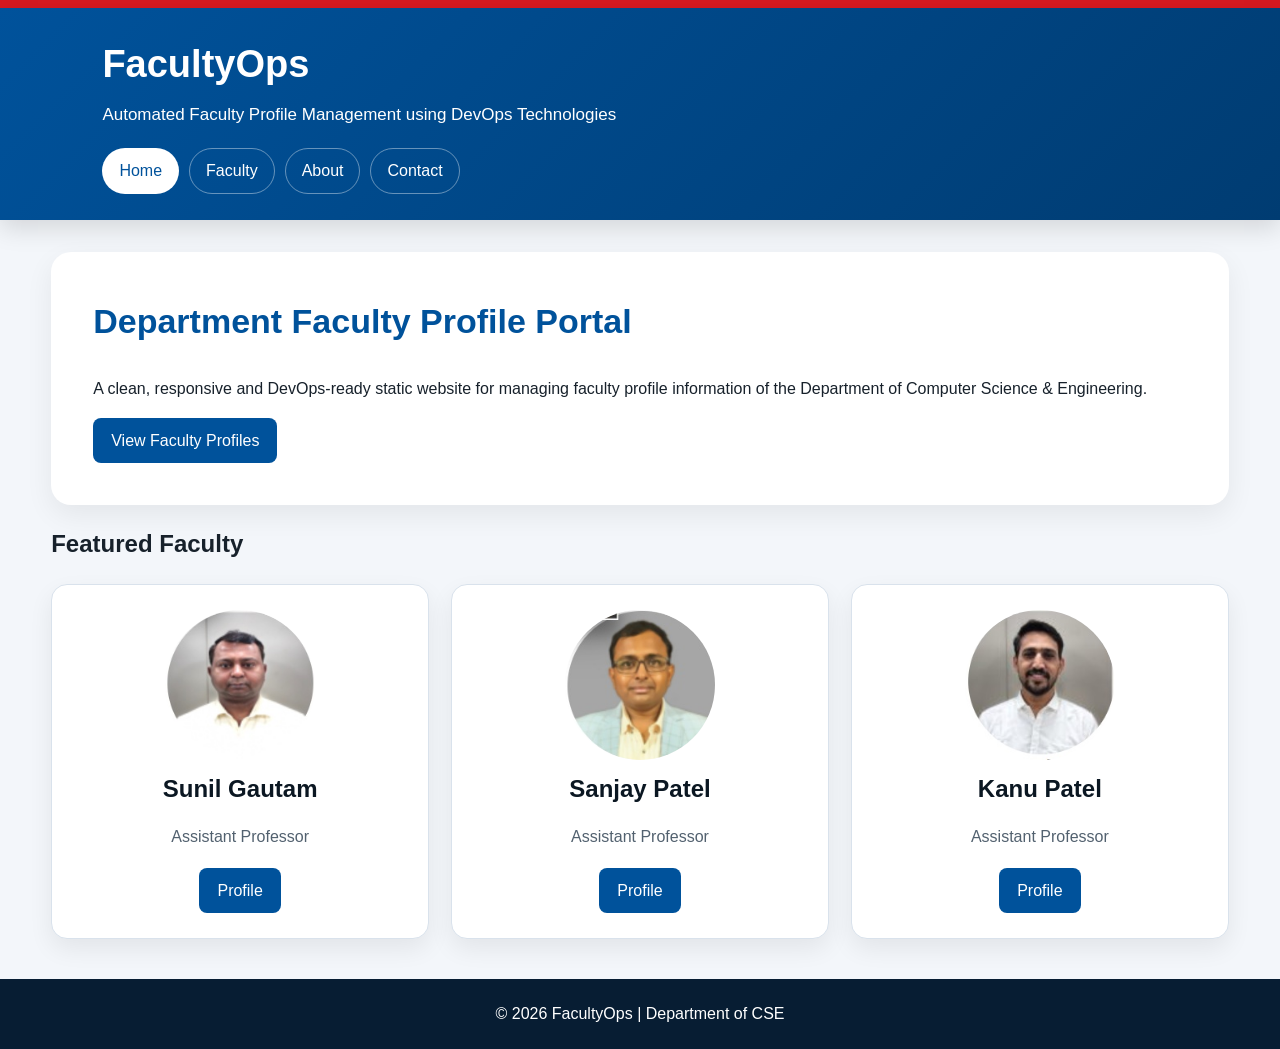
<file: index.html>
<!DOCTYPE html><html lang="en"><head><meta charset="UTF-8"><meta name="viewport" content="width=device-width, initial-scale=1.0"><title>FacultyOps</title><link rel="stylesheet" href="css/style.css"></head><body><div class="topbar"></div><header><h1>FacultyOps</h1><p>Automated Faculty Profile Management using DevOps Technologies</p><nav><a class="active" href="index.html">Home</a><a href="faculty.html">Faculty</a><a href="about.html">About</a><a href="contact.html">Contact</a></nav></header><main class="container"><section class="hero"><h2>Department Faculty Profile Portal</h2><p>A clean, responsive and DevOps-ready static website for managing faculty profile information of the Department of Computer Science & Engineering.</p><a class="btn" href="faculty.html">View Faculty Profiles</a></section><h2>Featured Faculty</h2><div class="grid" id="facultyCards"></div></main><footer>© 2026 FacultyOps | Department of CSE</footer><script src="data.js"></script><script>facultyCards.innerHTML=faculty.map(f=>`<div class="card"><img src="${f.img}" alt="${f.name}"><h3>${f.name}</h3><p class="tag">${f.designation}</p><div class="actions"><a class="btn" href="faculty.html#${f.name.toLowerCase().split(' ')[0]}">Profile</a></div></div>`).join('')</script></body></html>
</file>
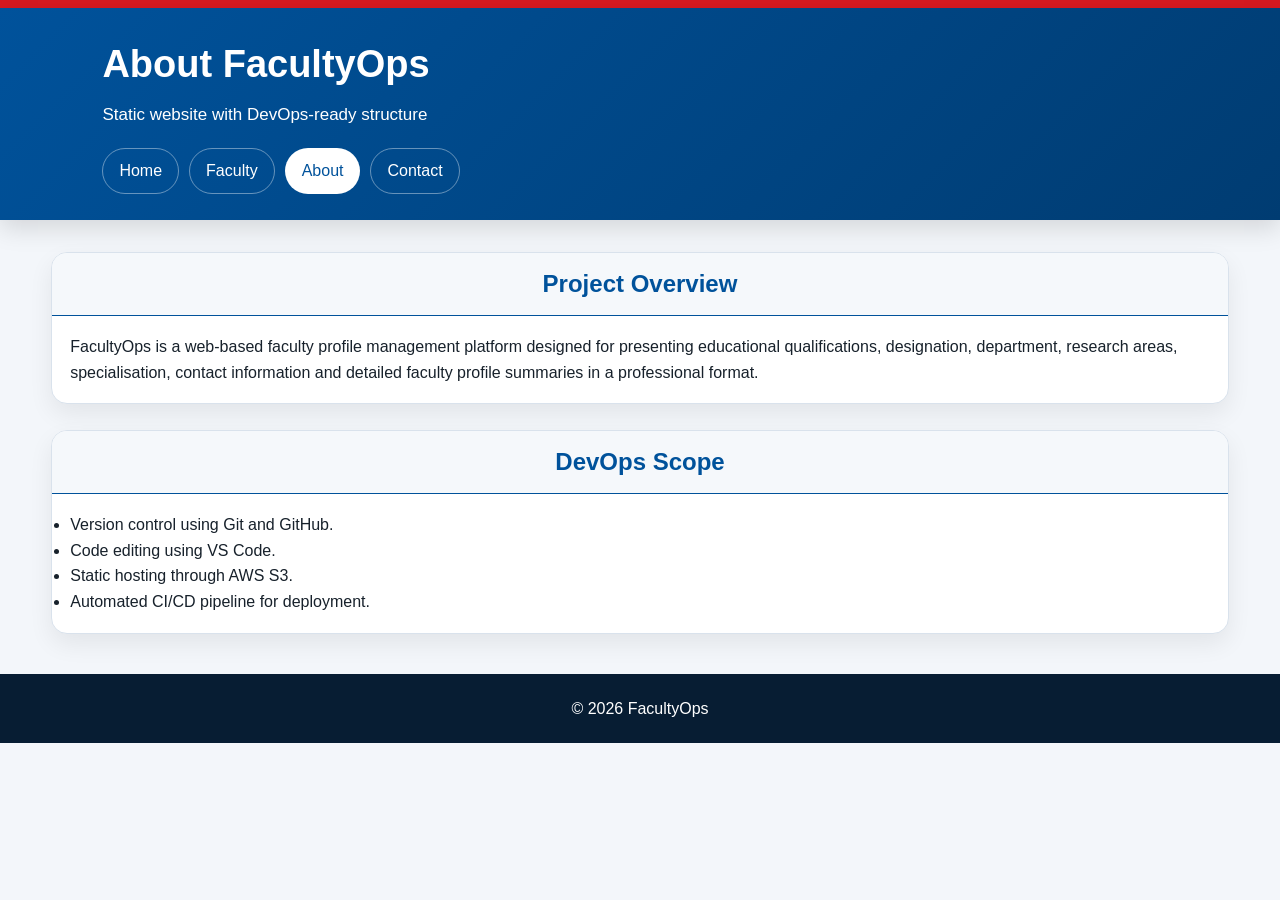
<file: about.html>
<!DOCTYPE html><html lang="en"><head><meta charset="UTF-8"><meta name="viewport" content="width=device-width, initial-scale=1.0"><title>About FacultyOps</title><link rel="stylesheet" href="css/style.css"></head><body><div class="topbar"></div><header><h1>About FacultyOps</h1><p>Static website with DevOps-ready structure</p><nav><a href="index.html">Home</a><a href="faculty.html">Faculty</a><a class="active" href="about.html">About</a><a href="contact.html">Contact</a></nav></header><main class="container"><section class="panel"><h2 class="section-title">Project Overview</h2><p>FacultyOps is a web-based faculty profile management platform designed for presenting educational qualifications, designation, department, research areas, specialisation, contact information and detailed faculty profile summaries in a professional format.</p></section><br><section class="panel"><h2 class="section-title">DevOps Scope</h2><ul><li>Version control using Git and GitHub.</li><li>Code editing using VS Code.</li><li>Static hosting through AWS S3.</li><li>Automated CI/CD pipeline for deployment.</li></ul></section></main><footer>© 2026 FacultyOps</footer></body></html>
</file>
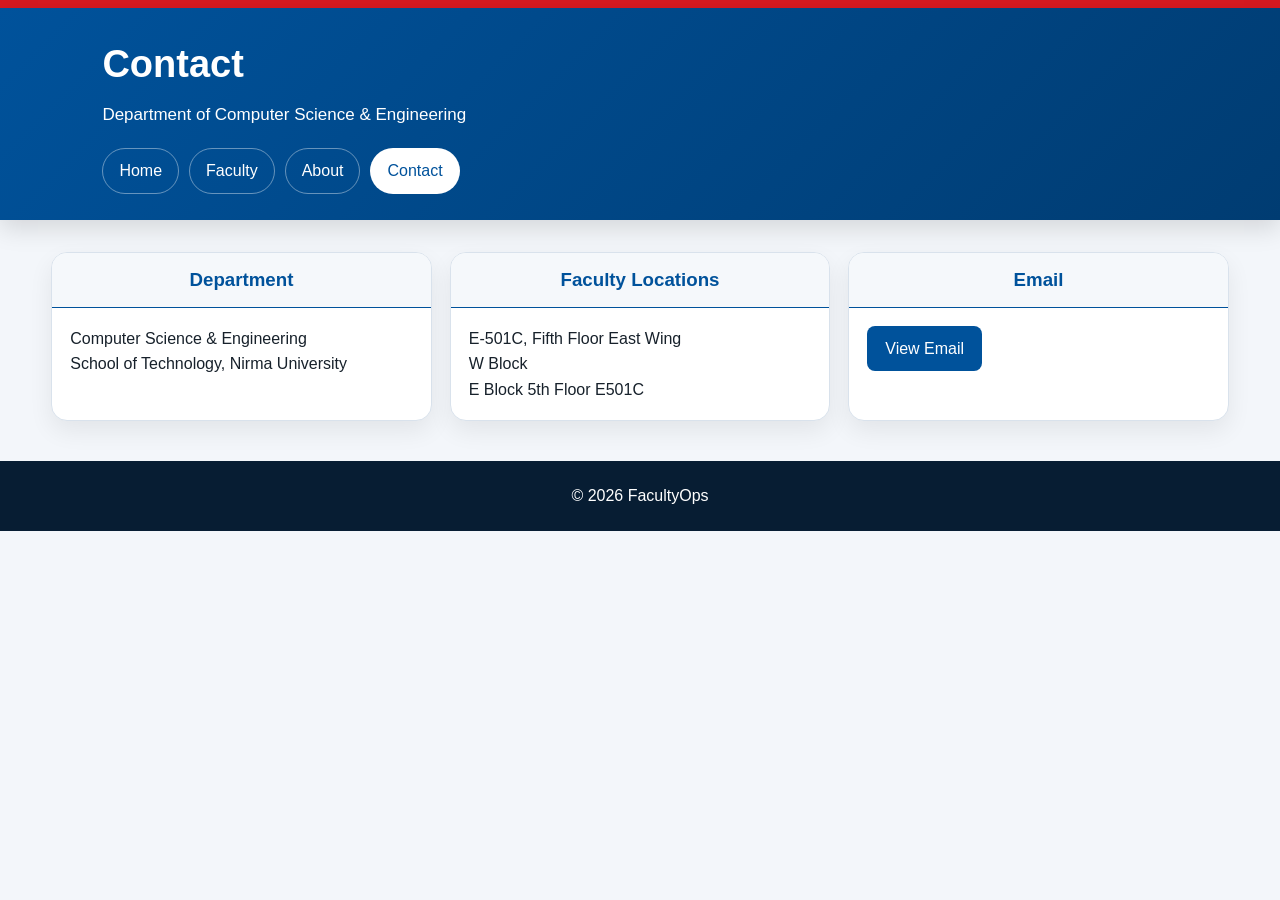
<file: contact.html>
<!DOCTYPE html><html lang="en"><head><meta charset="UTF-8"><meta name="viewport" content="width=device-width, initial-scale=1.0"><title>Contact</title><link rel="stylesheet" href="css/style.css"></head><body><div class="topbar"></div><header><h1>Contact</h1><p>Department of Computer Science & Engineering</p><nav><a href="index.html">Home</a><a href="faculty.html">Faculty</a><a href="about.html">About</a><a class="active" href="contact.html">Contact</a></nav></header><main class="container"><div class="contact-grid"><div class="panel"><h3 class="section-title">Department</h3><p>Computer Science & Engineering<br>School of Technology, Nirma University</p></div><div class="panel"><h3 class="section-title">Faculty Locations</h3><p>E-501C, Fifth Floor East Wing<br>W Block<br>E Block 5th Floor E501C</p></div><div class="panel"><h3 class="section-title">Email</h3><p><a class="btn" href="mailto:info@nirmauni.ac.in">View Email</a></p></div></div></main><footer>© 2026 FacultyOps</footer></body></html>
</file>
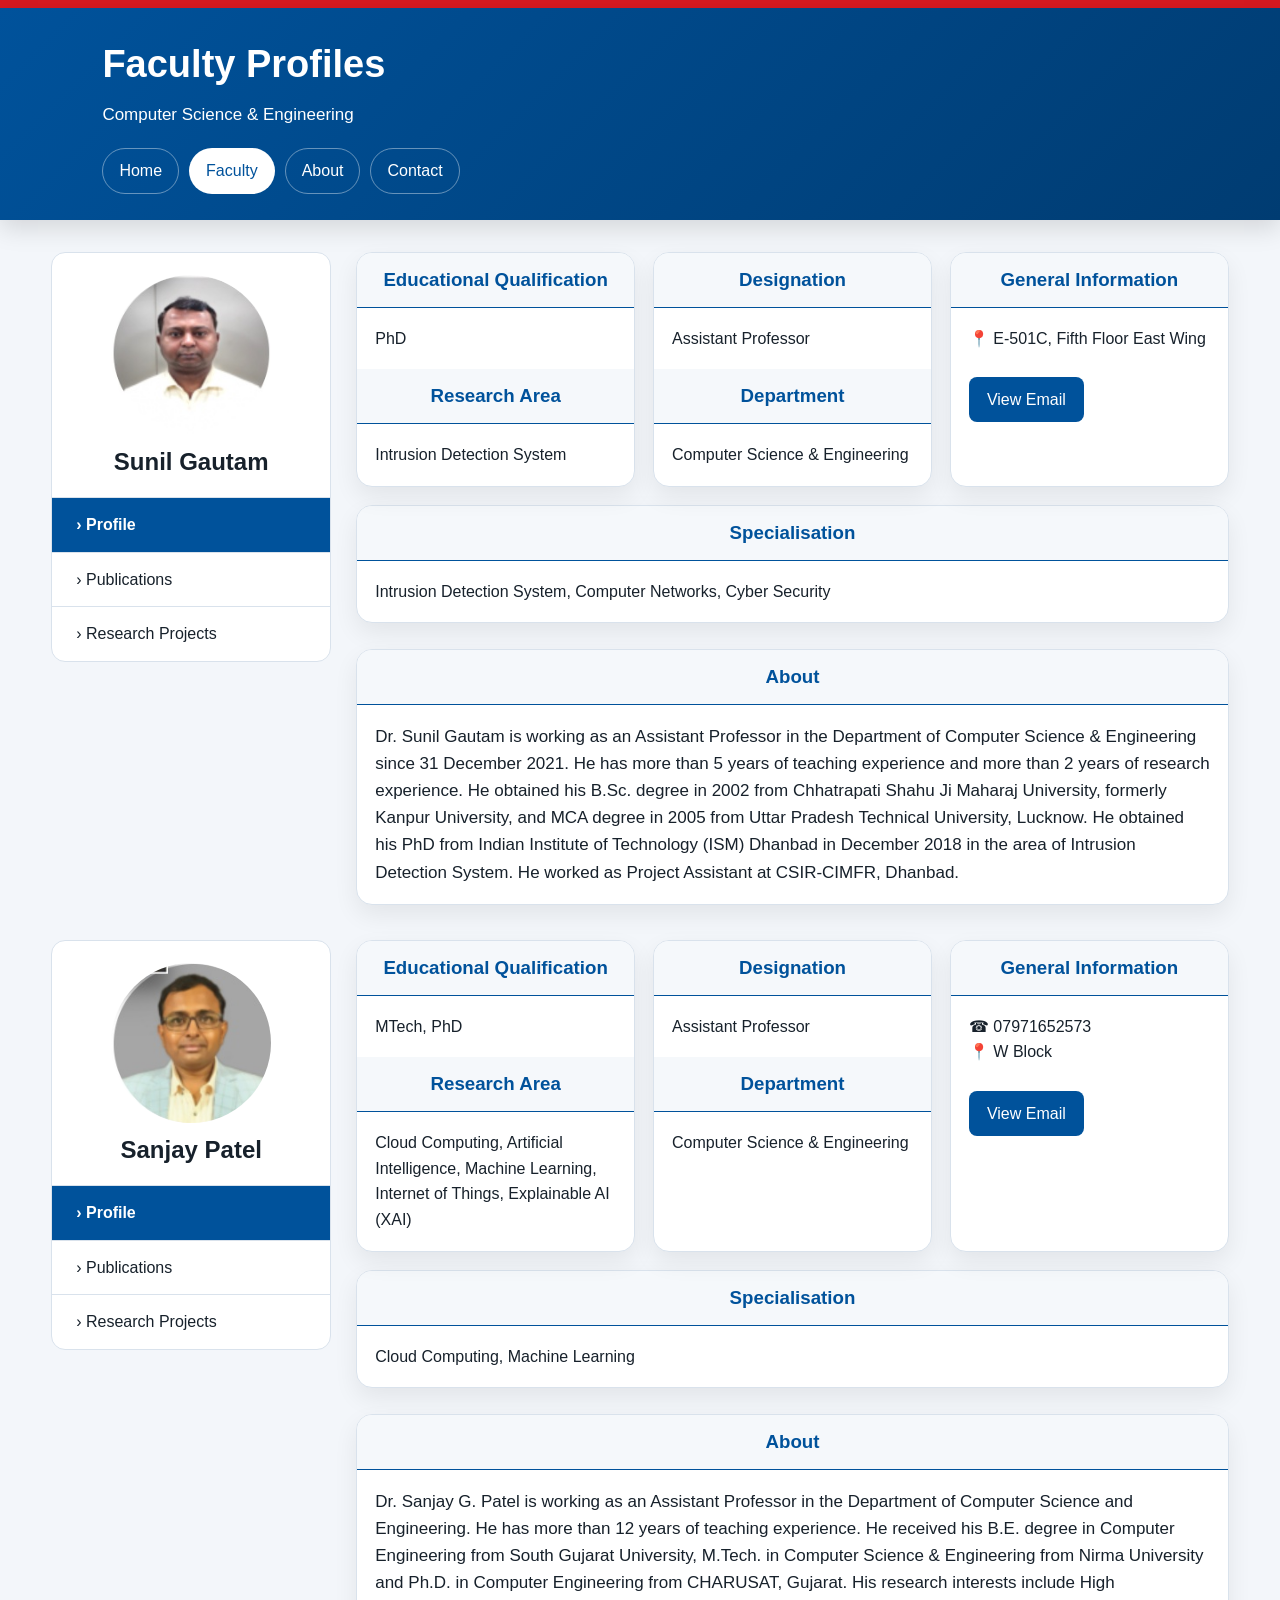
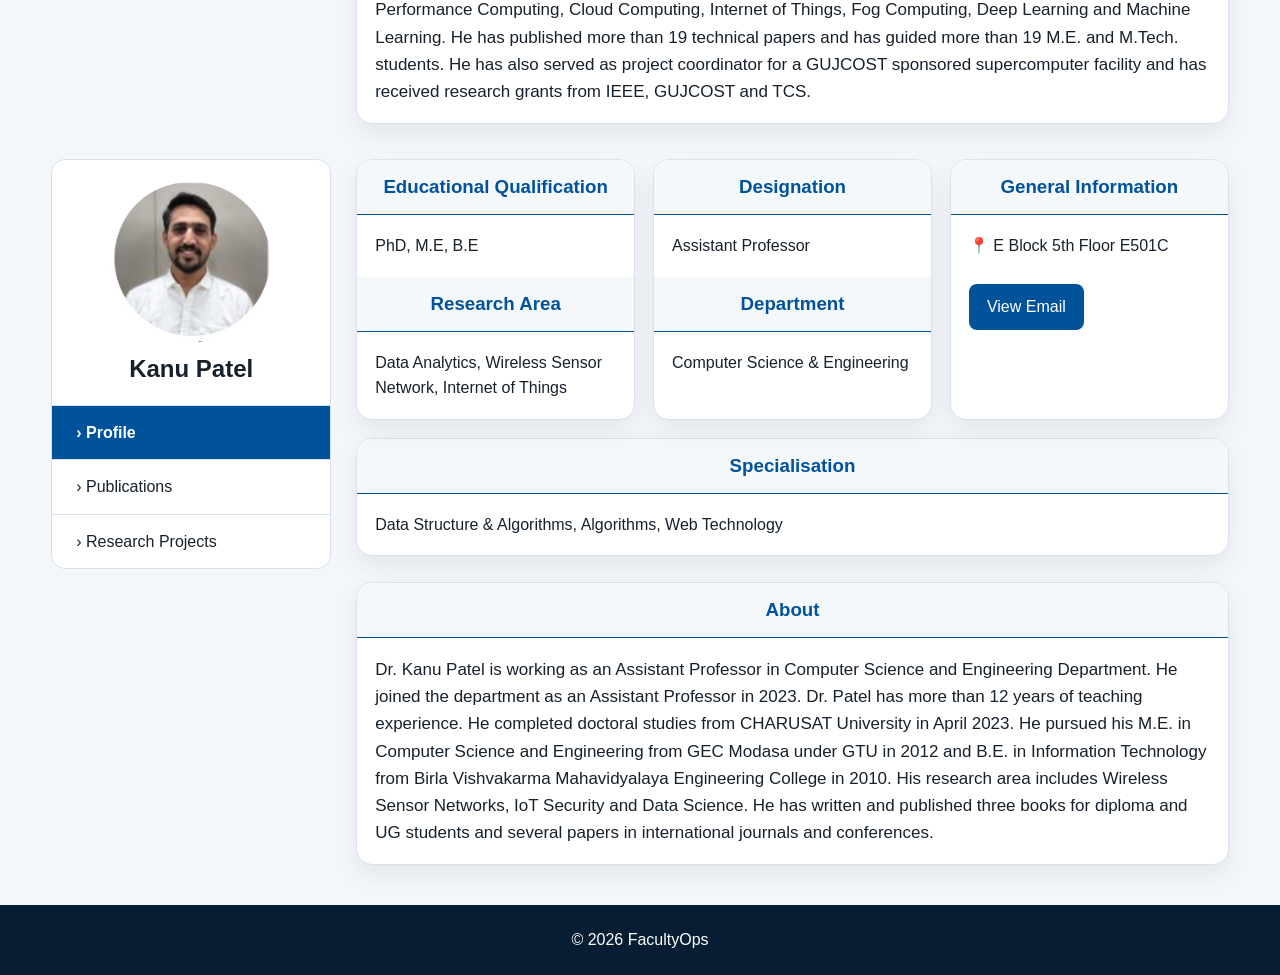
<file: faculty.html>
<!DOCTYPE html><html lang="en"><head><meta charset="UTF-8"><meta name="viewport" content="width=device-width, initial-scale=1.0"><title>Faculty Profiles</title><link rel="stylesheet" href="css/style.css"></head><body><div class="topbar"></div><header><h1>Faculty Profiles</h1><p>Computer Science & Engineering</p><nav><a href="index.html">Home</a><a class="active" href="faculty.html">Faculty</a><a href="about.html">About</a><a href="contact.html">Contact</a></nav></header><main class="container" id="profiles"></main><footer>© 2026 FacultyOps</footer><script src="data.js"></script><script>profiles.innerHTML=faculty.map(f=>`<section class="profile" id="${f.name.toLowerCase().split(' ')[0]}"><aside class="side"><img src="${f.img}" alt="${f.name}"><h2>${f.name}</h2><div class="menu"><div>› Profile</div><div>› Publications</div><div>› Research Projects</div></div></aside><div><div class="facts"><div class="panel fact"><h3>Educational Qualification</h3><p>${f.qualification}</p><h3>Research Area</h3><p>${f.research}</p></div><div class="panel fact"><h3>Designation</h3><p>${f.designation}</p><h3>Department</h3><p>${f.department}</p></div><div class="panel fact"><h3>General Information</h3><p>${f.phone?`☎ ${f.phone}<br>`:''}📍 ${f.location}<br><br><a class="btn" href="contact.html">View Email</a></p></div></div><div class="panel"><h3 class="section-title">Specialisation</h3><p>${f.specialisation}</p></div><br><div class="panel"><h3 class="section-title">About</h3><p class="about-text">${f.about}</p></div></div></section>`).join('')</script></body></html>
</file>
<file: css/style.css>
:root{--blue:#00529b;--dark:#09233f;--line:#d9e2ec;--light:#f5f8fb;--accent:#d71920}*{box-sizing:border-box}body{margin:0;font-family:Arial,Helvetica,sans-serif;color:#17212b;background:#f3f6fa;line-height:1.6}.topbar{height:8px;background:var(--accent)}header{background:linear-gradient(135deg,var(--blue),#003c72);color:#fff;padding:26px 8%;box-shadow:0 8px 24px #0002}header h1{margin:0;font-size:38px}header p{margin:6px 0 20px;font-size:17px}nav{display:flex;gap:10px;flex-wrap:wrap}nav a{color:#fff;text-decoration:none;border:1px solid #ffffff66;padding:9px 16px;border-radius:24px}nav a:hover,nav a.active{background:#fff;color:var(--blue)}.container{width:min(1180px,92%);margin:32px auto}.hero{background:#fff;padding:42px;border-radius:20px;box-shadow:0 10px 28px #0001}.hero h2{color:var(--blue);font-size:34px;margin-top:0}.grid{display:grid;grid-template-columns:repeat(3,1fr);gap:22px}.card,.panel{background:#fff;border:1px solid var(--line);border-radius:16px;box-shadow:0 10px 24px #00000012;overflow:hidden}.card img{width:150px;height:150px;border-radius:50%;object-fit:cover;display:block;margin:25px auto 10px}.card h3{text-align:center;font-size:24px;margin:0;color:#0b1722}.tag{text-align:center;color:#52616f;margin-bottom:18px}.btn{display:inline-block;background:var(--blue);color:white;text-decoration:none;padding:10px 18px;border-radius:8px}.card .actions{text-align:center;padding:0 20px 25px}.profile{display:grid;grid-template-columns:280px 1fr;gap:25px;margin-bottom:35px}.side{background:#fff;border:1px solid var(--line);border-radius:14px;height:max-content;overflow:hidden}.side img{width:160px;height:160px;border-radius:50%;object-fit:cover;display:block;margin:22px auto 8px}.side h2{text-align:center;margin:0 0 16px}.menu div{padding:14px 24px;border-top:1px solid var(--line)}.menu div:first-child{background:var(--blue);color:#fff;font-weight:bold}.facts{display:grid;grid-template-columns:repeat(3,1fr);gap:18px;margin-bottom:18px}.fact h3,.section-title{margin:0;background:var(--light);border-bottom:1px solid var(--blue);padding:12px;color:var(--blue);text-align:center}.fact p,.panel p,.panel ul{padding:18px;margin:0}.about-text{font-size:17px}.contact-grid{display:grid;grid-template-columns:repeat(3,1fr);gap:18px}footer{text-align:center;padding:22px;background:#071d33;color:#fff;margin-top:40px}@media(max-width:850px){.grid,.facts,.contact-grid{grid-template-columns:1fr}.profile{grid-template-columns:1fr}header{padding:22px 5%}.hero{padding:26px}}
</file>
